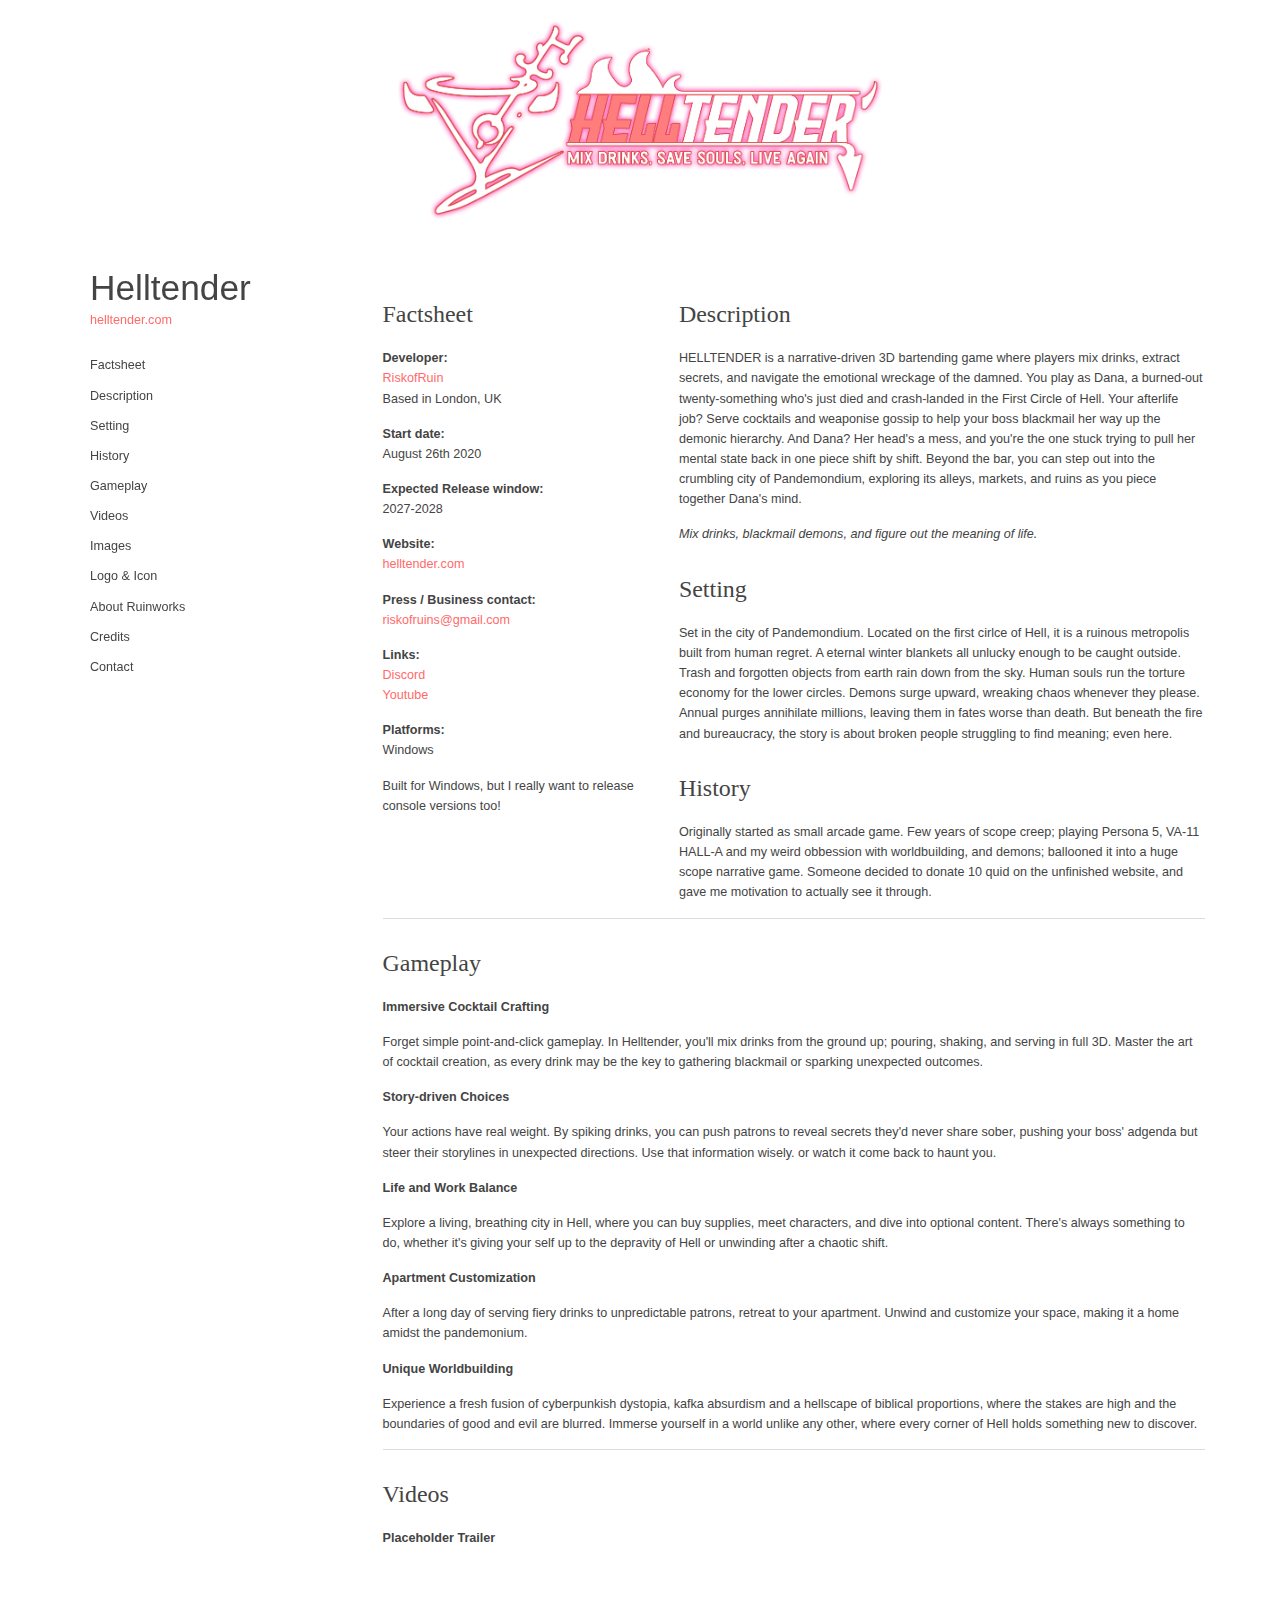
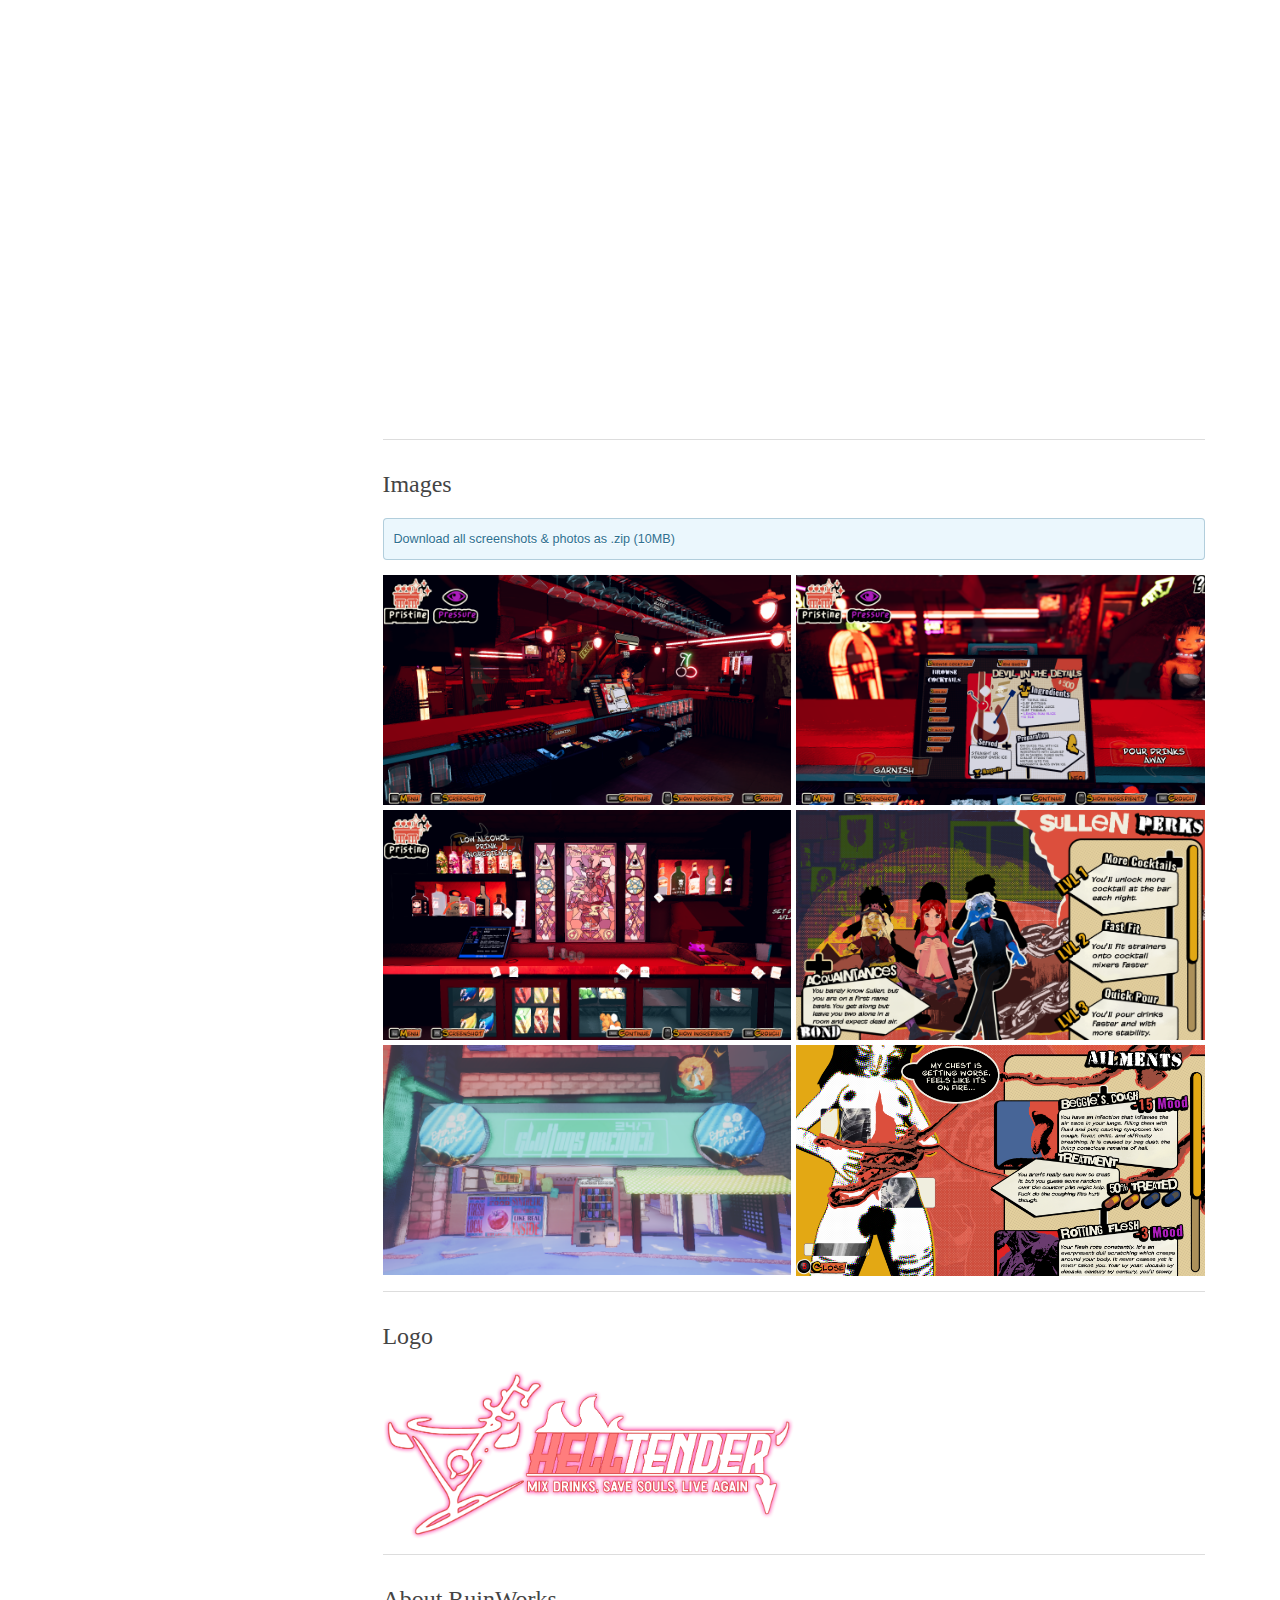
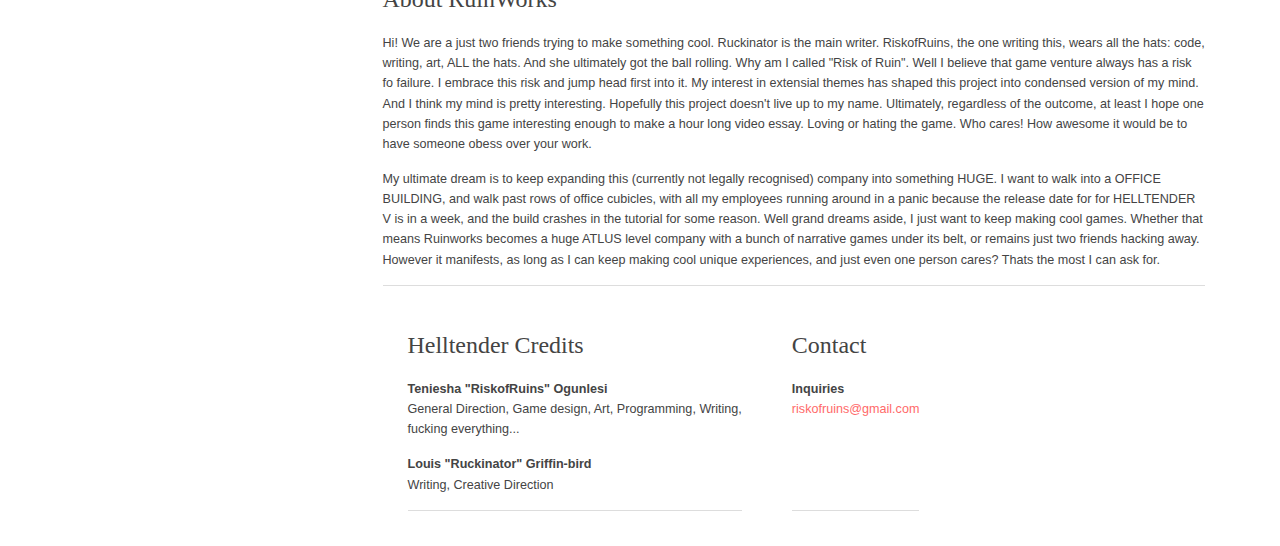
<file: presskit/index.html>
<!DOCTYPE html>
<html>
	<head>
		<meta charset="UTF-8" />
		<meta name="viewport" content="width=device-width, initial-scale=1.0" />
		<meta name="title" content="Helltender Presskit" />
		<meta name="description" content="Presskit for the video game Helltender, developed by RuinWorks" />
		<meta name="keywords" content="Helltender, Press Kit, Presskit, Gameplay Information" />
		<meta name="author" content="RuinWorks" />

		<title>Helltender Presskit</title>

		<link rel="shortcut icon" href="images/favicon.ico?t=1728128783096" />

		<link rel="stylesheet" href="./css/normalize.css" />
		<link rel="stylesheet" href="./css/master.css" />

		<!-- Generated by presskit.html 0.13.0 (https://github.com/pixelnest/presskit.html). -->
	</head>
	<body>
		<div style="height: 200px; overflow: hidden; display: flex; justify-content: center">
			<img src="images/logo-rastered.png" style="object-fit: cover; max-width: 100%" />
		</div>
		<div style="height: 50px"></div>
		<div class="page grid">
			<nav class="page-nav nav grid__item">
				<div style="position: sticky; top: 40px">
					<h1 class="nav__title">Helltender</h1>

					<aside class="nav__subtitle">
						<a href="https://helltender.com/" target="_blank">helltender.com</a>
					</aside>

					<ul class="nav__list" id="hamburger-target">
						<li>
							<a class="nav__item" href="#factsheet">Factsheet</a>
						</li>
						<li>
							<a class="nav__item" href="#description">Description</a>
						</li>
						<li>
							<a class="nav__item" href="#setting">Setting</a>
						</li>
						<li>
							<a class="nav__item" href="#history">History</a>
						</li>
						<li>
							<a class="nav__item" href="#gameplay">Gameplay</a>
						</li>
						<li>
							<a class="nav__item" href="#videos">Videos</a>
						</li>
						<li>
							<a class="nav__item" href="#images">Images</a>
						</li>
						<li>
							<a class="nav__item" href="#logo">Logo & Icon</a>
						</li>
						<li>
							<a class="nav__item" href="#about">About Ruinworks</a>
						</li>
						<li>
							<a class="nav__item" href="#credits">Credits</a>
						</li>
						<li>
							<a class="nav__item" href="#contact">Contact</a>
						</li>
					</ul>
				</div>
			</nav>

			<div class="page-wrapper grid__item">
				<header class="page-header"></header>

				<main class="page-content" role="main">
					<section class="block grid">
						<aside class="factsheet grid__item">
							<h2 id="factsheet" class="factsheet__title">Factsheet</h2>

							<dl class="factsheet__list">
								<dt>Developer:</dt>
								<dd>
									<!-- <a href="https://plasmarcstudios.co.uk">Plasmarc Ltd.</a> -->
									<a href="https://x.com/RiskOfRuins" target="_blank">RiskofRuin</a>
								</dd>
								<dd>Based in London, UK</dd>

								<dt>Start date:</dt>
								<dd>August 26th 2020</dd>
								<dt>Expected Release window:</dt>
								<dd>2027-2028</dd>
								<dt>Website:</dt>
								<dd>
									<a href="https://helltender.com/" target="_blank">helltender.com</a>
								</dd>
								<dt>Press / Business contact:</dt>
								<dd>
									<a href="mailto:plasmarcstudios@gmail.com" target="_blank">riskofruins@gmail.com</a>
								</dd>
								<dt>Links:</dt>
								<!-- <dd>
									<a href="">Steam</a>
								</dd> -->
								<dd>
									<a href="https://discord.gg/PbQEbzez9n" target="_blank">Discord</a>
								</dd>
								<dd>
									<a href="https://www.youtube.com/@RiskOfRuins" target="_blank">Youtube</a>
								</dd>
								<!-- <dt>Development:</dt>
								<dd>
									<a href="https://store.steampowered.com/news/app/2483140">Dev News</a>
								</dd>
								<dd>
									<a href="https://plasmarcstudios.co.uk/containcorp-blog/roadmap/#current">Roadmap</a>
								</dd> -->
								<dt>Platforms:</dt>
								<dd>Windows</dd>
								<p>Built for Windows, but I really want to release console versions too!</p>
								<dd></dd>
							</dl>
						</aside>

					<article class="description grid__item">
						<h2 id="description">Description</h2>
						<p>
							HELLTENDER is a narrative-driven 3D bartending game where players mix drinks, extract secrets, and navigate the
							emotional wreckage of the damned. You play as Dana, a burned-out twenty-something who's just died and crash-landed in
							the First Circle of Hell. Your afterlife job? Serve cocktails and weaponise gossip to help your boss blackmail her way
							up the demonic hierarchy. And Dana? Her head's a mess, and you're the one stuck trying to pull her mental state back
							in one piece shift by shift. Beyond the bar, you can step out into the crumbling city of Pandemondium, exploring its
							alleys, markets, and ruins as you piece together Dana's mind.
						</p>
						<em>Mix drinks, blackmail demons, and figure out the meaning of life.</em>

						
						<h2 id="setting">Setting</h2>
						Set in the city of Pandemondium. Located on the first cirlce of Hell, it is a ruinous metropolis built from human regret.
						A eternal winter blankets all unlucky enough to be caught outside. Trash and forgotten objects from earth rain down from
						the sky. Human souls run the torture economy for the lower circles. Demons surge upward, wreaking chaos whenever they
						please. Annual purges annihilate millions, leaving them in fates worse than death. But beneath the fire and bureaucracy,
						the story is about broken people struggling to find meaning; even here.
						<h2 id="history">History</h2>
						<p>
							Originally started as small arcade game. Few years of scope creep; playing Persona 5, VA-11 HALL-A and my weird
							obbession with worldbuilding, and demons; ballooned it into a huge scope narrative game. Someone decided to donate 10
							quid on the unfinished website, and gave me motivation to actually see it through.
						</p>
					</article>
					</section>
					<section class="block">
<h2 id="gameplay">Gameplay</h2>
						<h3 id="features">Immersive Cocktail Crafting</h3>
						<p>
							Forget simple point-and-click gameplay. In Helltender, you'll mix drinks from the ground up; pouring, shaking, and
							serving in full 3D. Master the art of cocktail creation, as every drink may be the key to gathering blackmail or
							sparking unexpected outcomes.
						</p>
						<h3 id="features">Story-driven Choices</h3>
						<p>
							Your actions have real weight. By spiking drinks, you can push patrons to reveal secrets they'd never share sober,
							pushing your boss' adgenda but steer their storylines in unexpected directions. Use that information wisely. or watch
							it come back to haunt you.
						</p>
						<h3 id="features">Life and Work Balance</h3>
						<p>
							Explore a living, breathing city in Hell, where you can buy supplies, meet characters, and dive into optional content.
							There's always something to do, whether it's giving your self up to the depravity of Hell or unwinding after a chaotic
							shift.
						</p>
						<h3 id="features">Apartment Customization</h3>
						<p>
							After a long day of serving fiery drinks to unpredictable patrons, retreat to your apartment. Unwind and customize
							your space, making it a home amidst the pandemonium.
						</p>
						<h3 id="features">Unique Worldbuilding</h3>
						<p>
							Experience a fresh fusion of cyberpunkish dystopia, kafka absurdism and a hellscape of biblical proportions, where the
							stakes are high and the boundaries of good and evil are blurred. Immerse yourself in a world unlike any other, where
							every corner of Hell holds something new to discover.
						</p>

					</section>
					<section class="block">
						<h2 id="videos">Videos</h2>
						<h3 id="trailer">Placeholder Trailer</h3>
						<div id="Container" style="padding-bottom: 56.25%; position: relative; display: block; width: 100%">
							<iframe
								width="100%"
								style="position: absolute; top: 0; left: 0; aspect-ratio: 16 / 9"
								src="https://www.youtube.com/embed/rLWXX8XirS4?si=q1GCGeom04M9NtTR"
								title="YouTube video player"
								frameborder="0"
								allow="accelerometer; autoplay; clipboard-write; encrypted-media; gyroscope; picture-in-picture; web-share"
								referrerpolicy="strict-origin-when-cross-origin"
								allowfullscreen
							></iframe>
						</div>
					</section>
					<section class="block">
						<h2 id="images">Images</h3>
						<a>
							<div class="uk-alert">Download all screenshots & photos as .zip (10MB)</div>
						</a>
						<div style="display: grid; grid-template-columns: repeat(auto-fit, minmax(300px, 1fr)); gap: 5px">
							<img src="images/screenshots/bar.png" />
							<img src="images/screenshots/takingOrder.png" />
							<img src="images/screenshots/backofBar.png" />
							<img src="../gallery/Images/perks.png" />
							<img src="../gallery/Images/shop.png" />
							<img src="../gallery/Images/ailments.png" />
						</div>
					</section>

					<section class="block">
						<h2 id="logo">Logo</h2>
						<div style="display: grid; grid-template-columns: repeat(auto-fit, minmax(300px, 1fr)); gap: 5px">
							<img src="images/logo-rastered.png" width="50%"/>
						</div>
					</section>
					<section class="block">
						<h2 id="about">About RuinWorks</h2>
						<p>
							Hi! We are a just two friends trying to make something cool. Ruckinator is the main writer. RiskofRuins, the one writing this, wears all the hats: code, writing, art, ALL the hats. And she ultimately got the ball rolling. Why am I called "Risk of Ruin". Well I believe that game venture always has a risk fo failure. I embrace this risk and jump head first into it. My interest in extensial themes has shaped this project into condensed version of my mind. And I think my mind is pretty interesting. Hopefully this project doesn't live up to my name. Ultimately, regardless of the outcome, at least I hope one person finds this game interesting enough to make a hour long video essay. Loving or hating the game. Who cares! How awesome it would be to have someone obess over your work.
						</p>
						<p>
							My ultimate dream is to keep expanding this (currently not legally recognised) company into something HUGE. I want to walk into a OFFICE BUILDING, and walk past rows of office cubicles, with all my employees running around in a panic because the release date for for HELLTENDER V is in a week, and the build crashes in the tutorial for some reason. Well grand dreams aside, I just want to keep making cool games. Whether that means Ruinworks becomes a huge ATLUS level company with a bunch of narrative games under its belt, or remains just two friends hacking away. However it manifests, as long as I can keep making cool unique experiences, and just even one person cares? Thats the most I can ask for.
						</p>
					</section>
					<div class="page  gridWithGap">
						<section class="block">
						<h2 id="credits">Helltender Credits</h2>
						<p>
							<b>Teniesha "RiskofRuins" Ogunlesi</b>
							<br>General Direction, Game design, Art, Programming, Writing,<br>fucking everything...
						</p>
						<p>
							<b>Louis "Ruckinator" Griffin-bird</b>
							<br>Writing, Creative Direction
						</p>
					</section>
					<section class="block">
						<h2 id="contact">Contact</h2>
						<p>
							<b>Inquiries</b>
							<br>		<a href="mailto:riskofruins@gmail.com">riskofruins@gmail.com</a>
						</p>
					</section>
					</div>
				</main>
			</div>
		</div>

		<script src="./js/masonry.min.js"></script>
		<script src="./js/imagesloaded.min.js"></script>
		<script>
			document.addEventListener('DOMContentLoaded', function onContentLoaded() {
				// Add mini-player to gifs.
				var gifLinks = document.querySelectorAll('a[href$=".gif"]')
				for (var i = 0; i < gifLinks.length; i++) {
					;(function (index) {
						var link = gifLinks[index]
						var img = link.querySelector('img')

						// Don't add the mini-player if no thumbnail.
						// It's already a gif, so no need to turn it on.
						if (img.src.indexOf('.thumb.jpg') === -1) {
							return
						}

						link.className = 'show-overlay'

						link.onclick = function (e) {
							// Make it work on IE8.
							if (e.preventDefault) {
								const openLinkInBackground = e.ctrlKey || e.metaKey

								// Stop default behavior, except if ctrl/cmd modifier is used.
								// In this case, we want the link to go through and open
								// its target in a background tab.
								if (!openLinkInBackground) e.preventDefault()
								e.stopPropagation()
							} else {
								// We don't care for the special background tab behavior on old IE.
								e.returnValue = false
							}

							// Remove overlay and remove thumbnail section of the image.
							link.className = ''
							img.src = img.src.replace('.thumb.jpg', '')

							// Remove event listener after first trigger.
							link.onclick = null
						}
					})(i)
				}
			})
		</script>
	</body>
</html>
</file>
<file: presskit/css/master.css>
@charset "UTF-8";

/* ---------------------------------------------------------- *\
 * Globals.
\* ---------------------------------------------------------- */

html {
	box-sizing: border-box;
}

*,
*::before,
*::after {
	box-sizing: inherit;
}

body {
	position: relative;
	/* background-color: #444444;
	color: white; */
	min-height: 100vh;
	margin: 0;
}
.uk-alert {
	margin-bottom: 15px;
	padding: 10px;
	background: #ebf7fd;
	color: #2d7091;
	border: 1px solid rgba(45, 112, 145, 0.3);
	border-radius: 4px;
	text-shadow: 0 1px 0 #fff;
}
/* ---------------------------------------------------------- *\
 * Typography & colors.
\* ---------------------------------------------------------- */

html {
	color: #444444;

	font: 62.5%/1.6 'Trebuchet MS', Arial, Helvetica, sans-serif;
}

body {
	font-size: 1.26em;
}

h1,
h2 {
	font-family: Georgia, 'Times New Roman', Times, serif;
	font-weight: normal;
}

::-moz-selection {
	color: white;
	background: #3398ff;
}

::selection {
	color: white;
	background: #3398ff;
}

/* ---------------------------------------------------------- *\
 * Basic elements.
\* ---------------------------------------------------------- */

h1 {
	margin: 0;

	font-size: 2.8em;
}

h2 {
	margin: 25px 0 15px 0;

	font-size: 1.9em;
}

h3 {
	font-size: inherit;
	font-weight: bold;
}

img {
	max-width: 100%;
}

p {
	margin: 15px 0;
}

p:last-child {
	margin-bottom: 0;
}

/* Lists. */

ul,
ol {
	margin: 15px 0;
	padding-left: 30px;
}

ul:last-child,
ol:last-child {
	margin-bottom: 0;
}

ul {
	list-style-type: square;
}

dl {
	margin: 0;
}

dt {
	font-weight: bold;
}

dd {
	margin: 0;
}

dd + dt {
	margin-top: 15px;
}

/* ---------------------------------------------------------- *\
 * Layout.
\* ---------------------------------------------------------- */

body {
	padding: 20px 0;
}

.page {
	max-width: 1180px;
	margin: 0 auto;
	padding: 0 25px;
}

@media (min-width: 800px) {
	.page {
		display: -webkit-box;
		display: -ms-flexbox;
		display: flex;
	}

	.page-nav {
		min-width: 25%;
	}

	.page-wrapper {
		max-width: 75%;
	}

	.factsheet {
		min-width: 33%;
	}
}

/* ---------------------------------------------------------- *\
 * Micro Components.
\* ---------------------------------------------------------- */

.clearfix::after {
	display: table;
	clear: both;

	content: ' ';
}

.capitalize {
	text-transform: capitalize;
}

/* ---------------------------------------------------------- *\
 * Components - Links.
\* ---------------------------------------------------------- */

a,
a:visited {
	/*color: #0077dd;*/
	color: rgb(255, 106, 106);
	text-decoration: none;
}

a:hover {
	/*color: #005599;*/
	color: rgb(255, 71, 71);
	text-decoration: underline;
}

a:focus {
	outline: thin dotted;
}

a:active,
a:hover {
	outline: none;
}

/* ---------------------------------------------------------- *\
 * Components - Page Header.
\* ---------------------------------------------------------- */

.page-header img {
	display: block;
}

/* ---------------------------------------------------------- *\
 * Components - Nav.
\* ---------------------------------------------------------- */

.nav {
	margin-bottom: 30px;
}

.nav__title {
	padding: 0 15px;

	font-family: 'Trebuchet MS', Arial, Helvetica, sans-serif;
	line-height: 1;
}

.nav__title a,
.nav__title a:visited,
.nav__title a:hover {
	color: inherit;

	text-decoration: none;
}

.nav__subtitle {
	padding: 5px 15px;
}

.nav__list {
	padding: 0;

	list-style: none;
}

.nav__item,
.nav__item:visited {
	display: block;

	padding: 5px 15px;

	color: inherit;
}

.nav__item:hover {
	color: inherit;
	background: rgba(0, 0, 0, 0.05);

	text-decoration: none;
}

.nav__item:focus {
	background: rgba(0, 0, 0, 0.05);
	outline: none;
}

/* ---------------------------------------------------------- *\
 * Nav - Hamburger.
\* ---------------------------------------------------------- */

.nav__toggle {
	display: none;

	margin: 15px 0;
	padding: 0 15px;
}

.nav__toggle .button {
	display: block;

	height: 30px;
}

/* Nav list variant for hamburger feature. */
.nav__list--slider {
	overflow-y: hidden;

	max-height: 0;

	-webkit-transition: max-height 0.5s ease-in-out;
	-moz-transition: max-height 0.5s ease-in-out;
	-o-transition: max-height 0.5s ease-in-out;
	transition: max-height 0.5s ease-in-out;
}

@media (min-width: 800px) {
	.nav__toggle {
		/* Always hide the button on big screens. */
		display: none !important;
	}

	.nav__list--slider {
		/* Always show the list on big screens. So disable slider. */
		max-height: unset !important;
	}
}

/* ---------------------------------------------------------- *\
 * Components - Block.
\* ---------------------------------------------------------- */

.block {
	margin-bottom: 15px;
	padding-bottom: 15px;

	border-bottom: 1px solid rgb(221, 221, 221);
}

.block__notice {
	margin-bottom: 15px;
	padding: 10px;

	color: #027194;
	background: #ebf7fd;
	border: 1px solid rgba(45, 112, 145, 0.3);
	border-radius: 4px;
}

.block__notice a {
	color: inherit;
}

/* ---------------------------------------------------------- *\
 * Components - Grid.
\* ---------------------------------------------------------- */
.gridWithGap {
	gap: 50px;
}
@media (min-width: 800px) {
	.grid {
		display: -webkit-box;
		display: -ms-flexbox;
		display: flex;
	}

	.grid__item:not(:first-child) {
		padding-left: 25px;
	}

	.grid__item--flexible {
		-webkit-box-flex: 1;
		-ms-flex: 1;
		flex: 1;
	}
}

/* ---------------------------------------------------------- *\
 * Components - Images Gallery.
\* ---------------------------------------------------------- */

.gallery {
	margin-left: -25px;

	font-size: 0; /* Disable the small space below the images. */
}

.gallery__item {
	float: left;

	width: 100%;
	padding-bottom: 25px;
	padding-left: 25px;
}

.gallery__item img {
	width: 100%;
}

.gallery__item a[href$='.gif'] {
	position: relative;

	display: block;
}

.gallery__item a[href$='.gif']:focus:active {
	outline: none;
}

.gallery__item a[href$='.gif']::after {
	position: absolute;
	z-index: 1;
	top: 0;
	left: 0;

	display: none;

	width: 100%;
	height: 100%;
	padding: 20px;

	background: rgba(0, 0, 0, 0.25);

	content: url('[data-uri]');

	align-items: center;
	justify-content: center;
}

.gallery__item a[href$='.gif'].show-overlay::after {
	display: flex;
}

@media (min-width: 500px) {
	.gallery__item {
		width: 50%;
	}
}

/* ---------------------------------------------------------- *\
 * Components - Logo.
\* ---------------------------------------------------------- */

@media (min-width: 800px) {
	.logo {
		max-width: 49%;
	}
}

/* ---------------------------------------------------------- *\
 * Components - Video player.
\* ---------------------------------------------------------- */

.video-player {
	position: relative;

	padding-bottom: 56.25%; /* 16:9 */
}

.video-player__frame {
	position: absolute;
	top: 0;
	left: 0;

	width: 100%;
	height: 100%;
}

/* ---------------------------------------------------------- *\
 * Components - Quote.
\* ---------------------------------------------------------- */

.quote__content {
	margin: 0;
}

.quote__content::before {
	content: open-quote;
}

.quote__content::after {
	content: close-quote;
}

.quote__author::before {
	content: '-';
}

/* ---------------------------------------------------------- *\
 * Components - Button.
\* ---------------------------------------------------------- */

.button {
	display: inline-block;

	padding: 5px 10px;

	background: -webkit-linear-gradient(top, white, #fafafa);
	background: linear-gradient(to bottom, white, #fafafa);
	border: 1px solid #cccccc;
	border-radius: 5px;
}

.button:hover {
	cursor: pointer;
	text-decoration: none;
}

.button:focus {
	border: 1px solid #3398ff;
	outline: none;
}

.button:active {
	color: white;
	background: -webkit-linear-gradient(top, #3398ff, #0077dd);
	background: linear-gradient(to bottom, #3398ff, #0077dd);
}

/* ---------------------------------------------------------- *\
 * Widgets.
\* ---------------------------------------------------------- */

.widget {
	width: 100%;
}

.widget--steam {
	height: 190px;
}

.widget--humble {
	height: 328px;
}

@media (max-width: 505px) {
	.widget--humble {
		height: 205px;
	}
}

.widget--itch {
	height: 167px;
}

.widget--gamejolt {
	height: 245px;
}

.widget--bandcamp {
	width: 100%;
	height: 120px;

	border: 0;
}

/* ---------------------------------------------------------- *\
 * Hacks.
\* ---------------------------------------------------------- */

@media (min-width: 800px) {
	._team-fix-margin-top {
		margin-top: -15px;
	}
}
</file>
